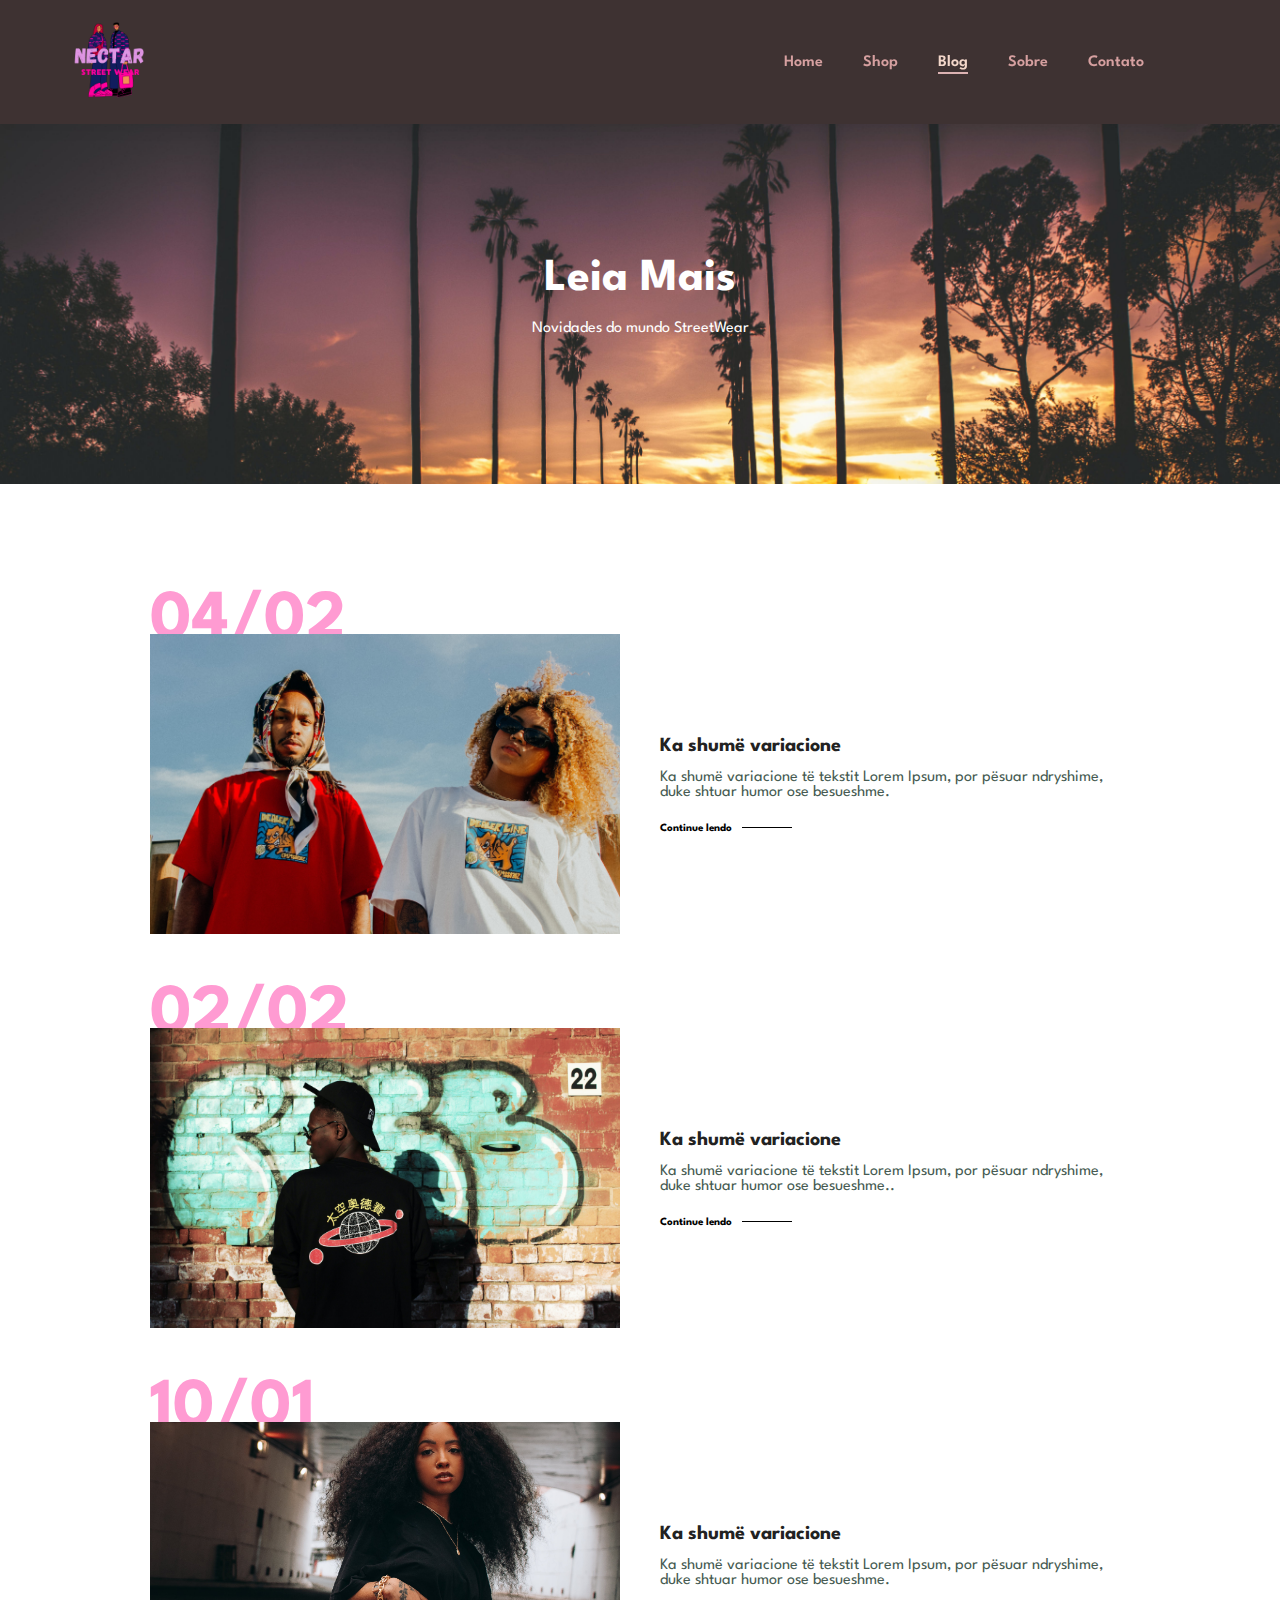
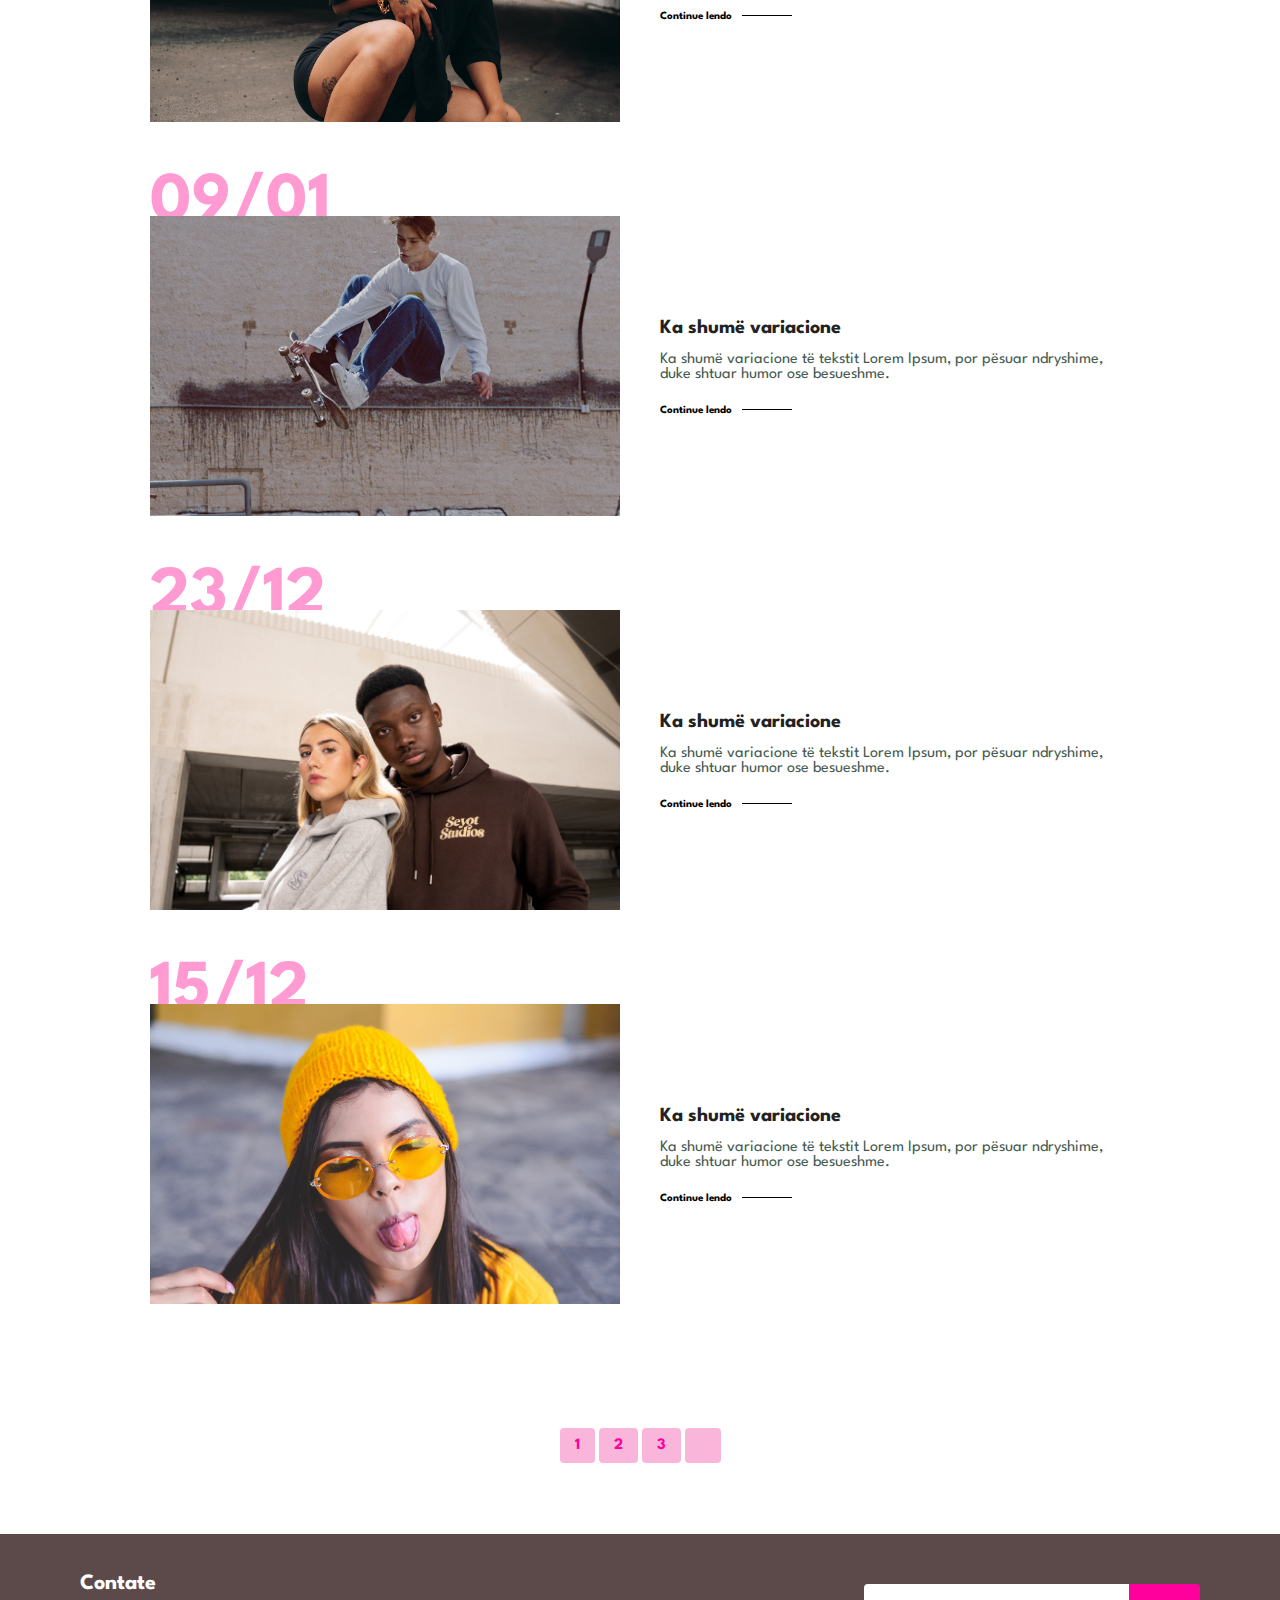
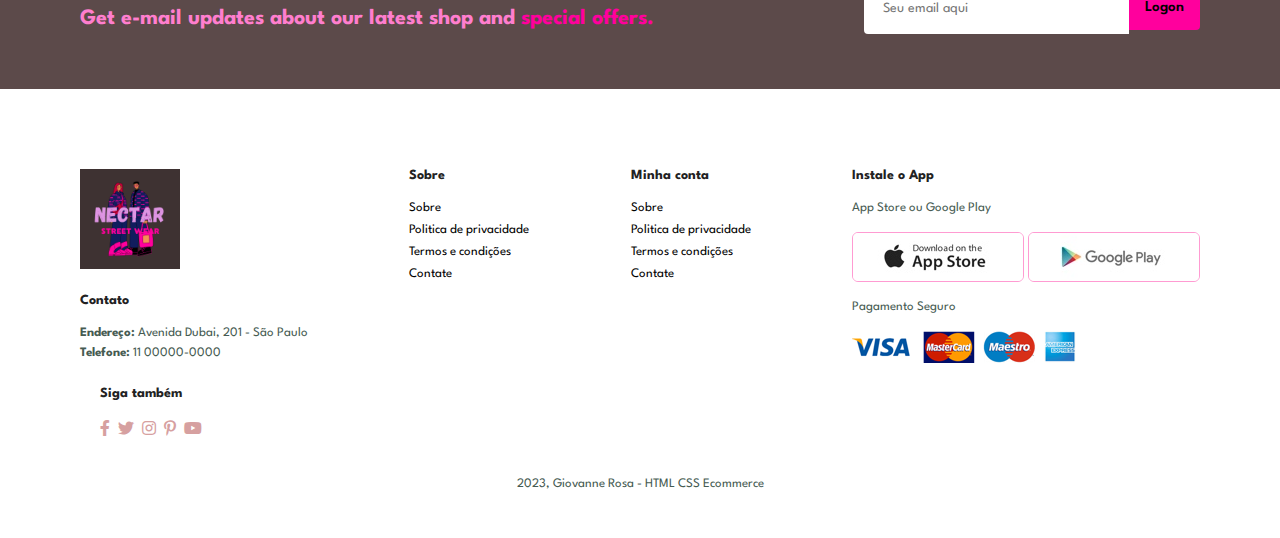
<file: Nectar-Ecommerce/blog.html>
<!DOCTYPE html>
<html lang="pt-BR">
    <head>
        <meta charset="UTF-8" />
        <meta name="viewport" content="width=device-width, initial-scale=1.0" />
        <link rel="stylesheet" href="https://pro.fontawesome.com/releases/v5.10.0/css/all.css" />
        <link rel="stylesheet" href="style.css" />
        <title>Nectar Street</title>
        <link rel="icon" type="image/x-icon" href="images/logo.png">
    </head>
    <body>
        <section id="header">
            <a href="index.html"><img src="images/logo.png" class="logo" alt="" /></a>

            <div>
                <ul id="navbar">
                    <li><a href="index.html">Home</a></li>
                    <li><a href="shop.html">Shop</a></li>
                    <li><a class="active" href="blog.html">Blog</a></li>
                    <li><a href="sobre.html">Sobre</a></li>
                    <li><a href="contato.html">Contato</a></li>
                    <li id="lg-bag">
                        <a href="cart.html"><i class="far fa-shopping-bag"></i></a>
                    </li>
                    <a href="#" id="close"><i class="far fa-times"></i></a>
                </ul>
            </div>

            <div id="mobile">
                <a href="cart.html"><i class="far fa-shopping-bag"></i></a>
                <i id="bar" class="fas fa-outdent"></i>
            </div>
        </section>

        <section id="page-header" class="blog-header">
            <h2>Leia Mais</h2>

            <p>Novidades do mundo StreetWear</p>
        </section>

        <section id="blog">
            <div class="blog-box">
                <div class="blog-img">
                    <img src="images/Blog/blog-4.jpg" alt="" />
                </div>
                <div class="blog-details">
                    <h4>Ka shumë variacione</h4>
                    <p>Ka shumë variacione të tekstit Lorem Ipsum, por pësuar ndryshime, duke shtuar humor ose besueshme.</p>
                    <a href="#">Continue lendo</a>
                </div>
                <h1>04/02</h1>
            </div>
            <div class="blog-box">
                <div class="blog-img">
                    <img src="images/Blog/blog.jpg" alt="" />
                </div>
                <div class="blog-details">
                    <h4>Ka shumë variacione</h4>
                    <p>Ka shumë variacione të tekstit Lorem Ipsum, por pësuar ndryshime, duke shtuar humor ose besueshme..</p>
                    <a href="#">Continue lendo</a>
                </div>
                <h1>02/02</h1>
            </div>
            <div class="blog-box">
                <div class="blog-img">
                    <img src="images/Blog/blog-2.jpg" alt="" />
                </div>
                <div class="blog-details">
                    <h4>Ka shumë variacione</h4>
                    <p>Ka shumë variacione të tekstit Lorem Ipsum, por pësuar ndryshime, duke shtuar humor ose besueshme.</p>
                    <a href="#">Continue lendo</a>
                </div>
                <h1>10/01</h1>
            </div>
            <div class="blog-box">
                <div class="blog-img">
                    <img src="images/Blog/blog-3.jpg" alt="" />
                </div>
                <div class="blog-details">
                    <h4>Ka shumë variacione</h4>
                    <p>Ka shumë variacione të tekstit Lorem Ipsum, por pësuar ndryshime, duke shtuar humor ose besueshme.</p>
                    <a href="#">Continue lendo</a>
                </div>
                <h1>09/01</h1>
            </div>
            <div class="blog-box">
                <div class="blog-img">
                    <img src="images/Blog/blog-5.jpg" alt="" />
                </div>
                <div class="blog-details">
                    <h4>Ka shumë variacione</h4>
                    <p>Ka shumë variacione të tekstit Lorem Ipsum, por pësuar ndryshime, duke shtuar humor ose besueshme.</p>
                    <a href="#">Continue lendo</a>
                </div>
                <h1>23/12</h1>
            </div>
            <div class="blog-box">
                <div class="blog-img">
                    <img src="images/Blog/blog-1.jpg" alt="" />
                </div>
                <div class="blog-details">
                    <h4>Ka shumë variacione</h4>
                    <p>Ka shumë variacione të tekstit Lorem Ipsum, por pësuar ndryshime, duke shtuar humor ose besueshme.</p>
                    <a href="#">Continue lendo</a>
                </div>
                <h1>15/12</h1>
            </div>
        </section>

        <section id="pagination" class="section-p1">
            <a href="#">1</a>
            <a href="#">2</a>
            <a href="#">3</a>
            <a href="#"><i class="fal fa-long-arrow-alt-right"></i></a>
        </section>

        <section id="news" class="section-p1 section-m1">
            <div class="news-text">
                <h4>Contate</h4>
                <p>Get e-mail updates about our latest shop and <span>special offers.</span></p>
            </div>
            <div class="form">
                <input type="text" placeholder="Seu email aqui" />
                <button class="normal">Logon</button>
            </div>
        </section>

        <footer class="section-p1">
            <div class="col">
                <img class="logo" src="./images/logo.png" />
                <h4>Contato</h4>
                <p><strong>Endereço: </strong>Avenida Dubai, 201 - São Paulo</p>
                <p><strong>Telefone: </strong>11 00000-0000</p>
                <div class="follow">
                    <h4>Siga também</h4>
                    <div class="icon">
                        <i class="fab fa-facebook-f"></i>
                        <i class="fab fa-twitter"></i>
                        <i class="fab fa-instagram"></i>
                        <i class="fab fa-pinterest-p"></i>
                        <i class="fab fa-youtube"></i>
                    </div>
                </div>
            </div>
            <div class="col">
                <h4>Sobre</h4>
                <a href="#">Sobre</a>
                <a href="#">Politica de privacidade</a>
                <a href="#">Termos e condições</a>
                <a href="#">Contate</a>
            </div>

            <div class="col">
                <h4>Minha conta</h4>
                <a href="#">Sobre</a>
                <a href="#">Politica de privacidade</a>
                <a href="#">Termos e condições</a>
                <a href="#">Contate</a>
            </div>

            <div class="col install">
                <h4>Instale o App</h4>
                <p>App Store ou Google Play</p>
                <div class="row">
                    <img src="./images/Pagamento/app.jpg" />
                    <img src="./images/Pagamento/play.jpg" />
                </div>
                <p>Pagamento Seguro</p>
                <img src="./images/Pagamento/pay.png" />
            </div>

            <div class="copy">
                <p>2023, Giovanne Rosa - HTML CSS Ecommerce</p>
            </div>
        </footer>

        <script src="index.js"></script>
    </body>
</html>
</file>
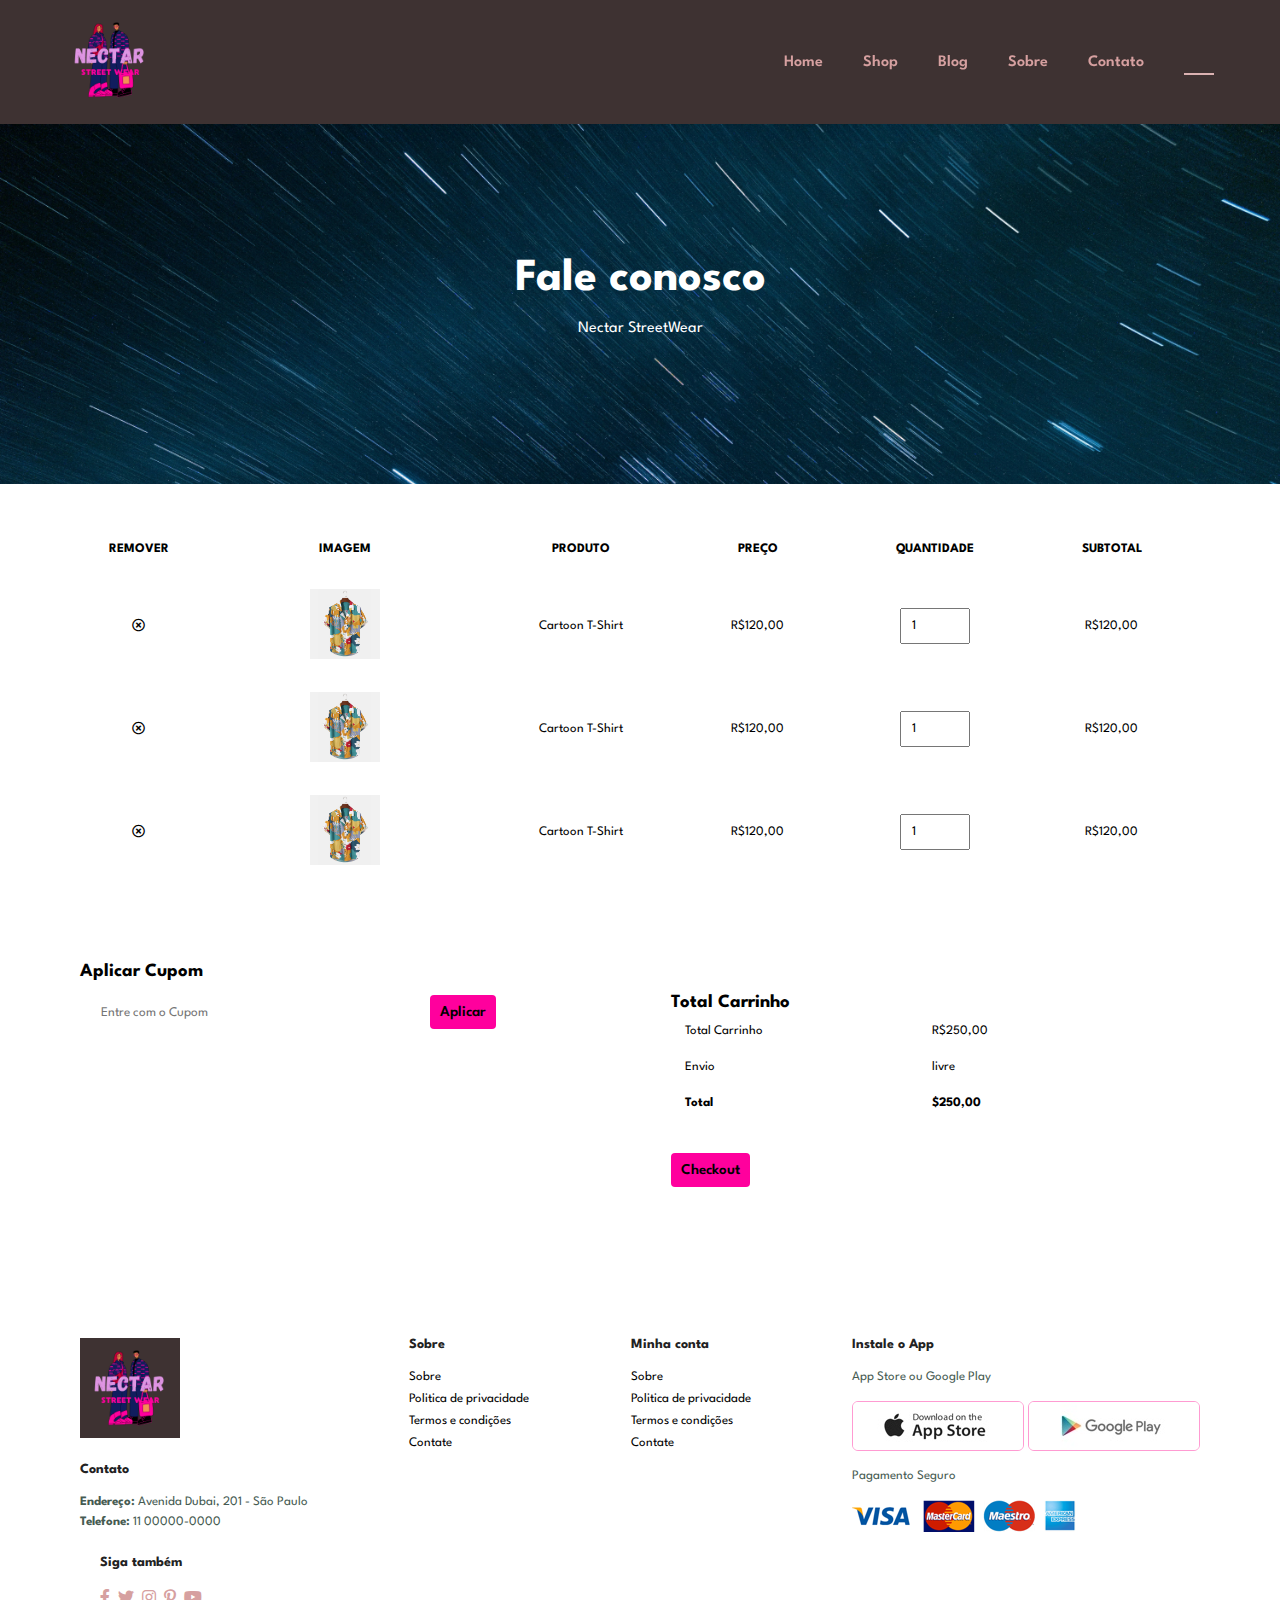
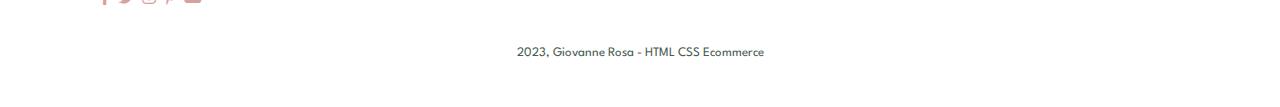
<file: Nectar-Ecommerce/cart.html>
<!DOCTYPE html>
<html lang="pt-BR">
<head>
  <meta charset="UTF-8">
  <meta name="viewport" content="width=device-width, initial-scale=1.0">
  <link rel="stylesheet" href="https://pro.fontawesome.com/releases/v5.10.0/css/all.css" />
  <link rel="stylesheet" href="style.css">
  <title>Nectar Street</title>
  <link rel="icon" type="image/x-icon" href="images/logo.png">
</head>
<body>
  
<section id="header">
  <a href="index.html"><img src="images/logo.png" class="logo" alt=""></a>

  <div>
    <ul id="navbar">
      <li><a href="index.html">Home</a></li>
      <li><a href="shop.html">Shop</a></li>
      <li><a  href="blog.html">Blog</a></li>
      <li><a href="sobre.html">Sobre</a></li>
      <li><a " href="contato.html">Contato</a></li>
      <li id="lg-bag"><a class="active" href="cart.html"><i class="far fa-shopping-bag"></i></a></li>
      <a href="#" id="close"><i class="far fa-times"></i></a>
    </ul>
  </div>

  <div id="mobile">
    <a href="cart.html"><i class="far fa-shopping-bag"></i></a>
    <i id="bar" class="fas fa-outdent"></i>
  </div>
</section>

<section id="page-header" class="sobre-header">

  <h2>Fale conosco</h2>

  <p>Nectar StreetWear</p>

</section>

<section id="cart" class="section-p1">
  <table width="100%">
    <thead>
      <td>Remover</td>
      <td>Imagem</td>
      <td>Produto</td>
      <td>Preço</td>
      <td>Quantidade</td>
      <td>SubTotal</td>
    </thead>

    <tbody>
      <tr>
        <td><i class="far fa-times-circle"></i></td>
        <td><img src="images/Products/f1.jpg"></td>
        <td>Cartoon T-Shirt</td>
        <td>R$120,00</td>
        <td><input type="number" value="1"></td>
        <td>R$120,00</td>
      </tr>
      <tr>
        <td><i class="far fa-times-circle"></i></td>
        <td><img src="images/Products/f1.jpg"></td>
        <td>Cartoon T-Shirt</td>
        <td>R$120,00</td>
        <td><input type="number" value="1"></td>
        <td>R$120,00</td>
      </tr>
      <tr>
        <td><i class="far fa-times-circle"></i></td>
        <td><img src="images/Products/f1.jpg"></td>
        <td>Cartoon T-Shirt</td>
        <td>R$120,00</td>
        <td><input type="number" value="1"></td>
        <td>R$120,00</td>
      </tr>
    </tbody>
  </table>
</section>


<section id="cart-add" class="section-p1">
  <div id="cupom">
    <h3>Aplicar Cupom</h3>
    <div>
      <input type="text" placeholder="Entre com o Cupom"> 
      <button class="normal">Aplicar</button>
    </div>
  </div>

  <div id="subtotal">
    <h3>Total Carrinho</h3>
    <table>
      <tr>
        <td>Total Carrinho</td>
        <td>R$250,00</td>
      </tr>
      <tr>
        <td>Envio</td>
        <td>livre</td>
      </tr>
      <tr>
        <td><strong>Total</strong></td>
        <td><strong>$250,00</strong></td>
      </tr>
    </table>
    <button class="normal">Checkout</button>
  </div>
</section>


  <footer class="section-p1">
    <div class="col">
     <img class="logo" src="./images/logo.png">
      <h4>Contato</h4>
      <p><strong>Endereço: </strong>Avenida Dubai, 201 - São Paulo</p>
      <p><strong>Telefone: </strong>11 00000-0000</p>
      <div class="follow">
        <h4>Siga também</h4>
        <div class="icon">
          <i class="fab fa-facebook-f"></i>
          <i class="fab fa-twitter"></i>
          <i class="fab fa-instagram"></i>
          <i class="fab fa-pinterest-p"></i>
          <i class="fab fa-youtube"></i>
        </div>
      </div>
    </div>
    <div class="col">
      <h4>Sobre</h4>
        <a href="#">Sobre</a>
        <a href="#">Politica de privacidade</a>
        <a href="#">Termos e condições</a>
        <a href="#">Contate</a>
    </div>

    <div class="col">
      <h4>Minha conta</h4>
        <a href="#">Sobre</a>
        <a href="#">Politica de privacidade</a>
        <a href="#">Termos e condições</a>
        <a href="#">Contate</a>
    </div>

    <div class="col install">
      <h4>Instale o App</h4>
      <p>App Store ou Google Play</p> 
      <div class="row">
        <img src="./images/Pagamento/app.jpg">
        <img src="./images/Pagamento/play.jpg">
      </div>
      <p>Pagamento Seguro</p>
      <img src="./images/Pagamento/pay.png">
    </div>

    <div class="copy">
      <p>2023, Giovanne Rosa - HTML CSS Ecommerce</p>
    </div>
    </footer>

  <script src="index.js"></script>
</body>
</html>
</file>
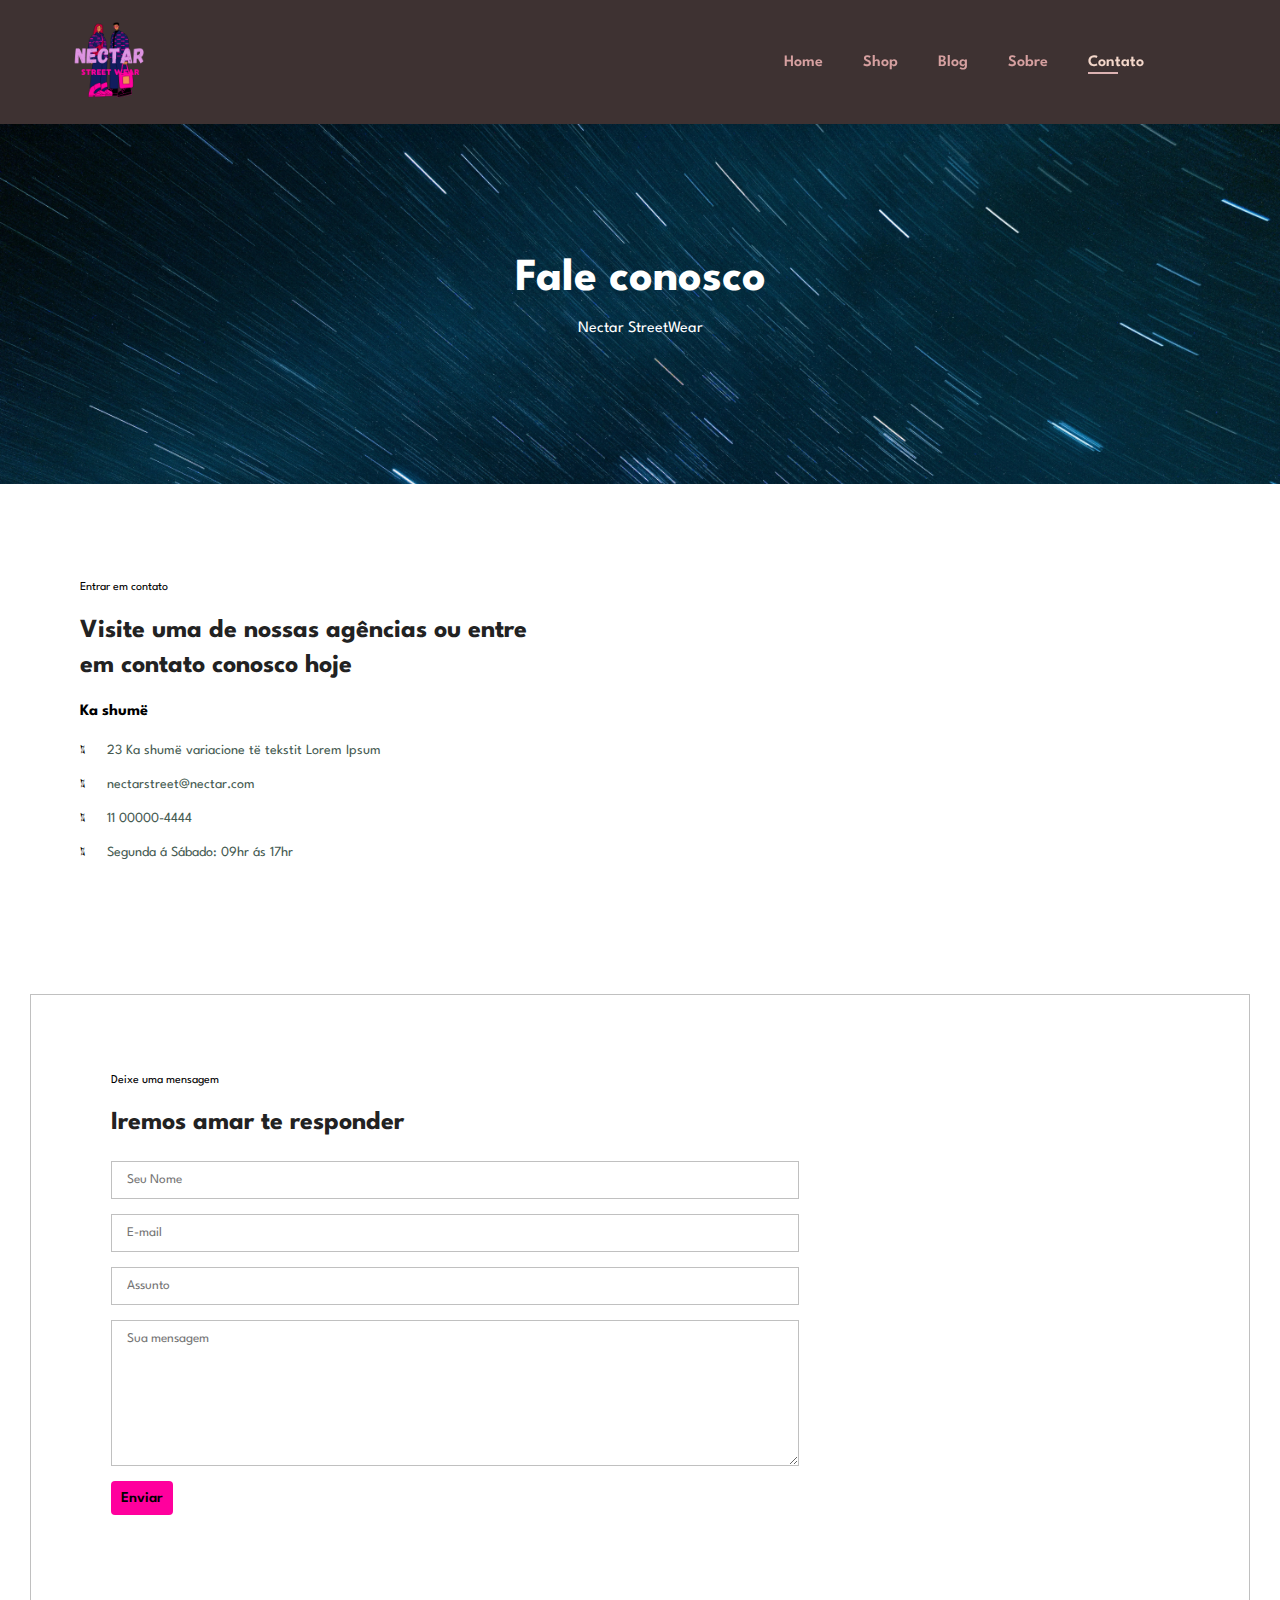
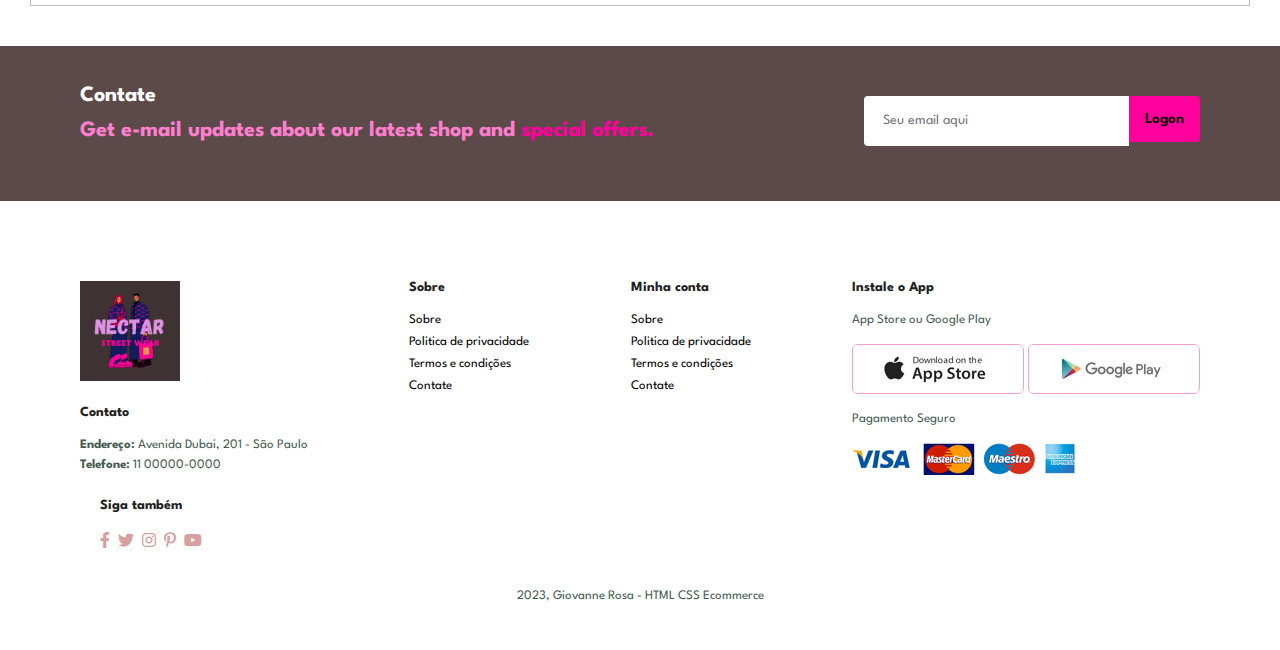
<file: Nectar-Ecommerce/contato.html>
<!DOCTYPE html>
<html lang="pt-BR">
    <head>
        <meta charset="UTF-8" />
        <meta name="viewport" content="width=device-width, initial-scale=1.0" />
        <link rel="stylesheet" href="https://pro.fontawesome.com/releases/v5.10.0/css/all.css" />
        <link rel="stylesheet" href="style.css" />
        <title>Nectar Street</title>
        <link rel="icon" type="image/x-icon" href="images/logo.png">
    </head>
    <body>
        <section id="header">
            <a href="index.html"><img src="images/logo.png" class="logo" alt="" /></a>

            <div>
                <ul id="navbar">
                    <li><a href="index.html">Home</a></li>
                    <li><a href="shop.html">Shop</a></li>
                    <li><a href="blog.html">Blog</a></li>
                    <li><a href="sobre.html">Sobre</a></li>
                    <li><a class="active" href="contato.html">Contato</a></li>
                    <li id="lg-bag">
                        <a href="cart.html"><i class="far fa-shopping-bag"></i></a>
                    </li>
                    <a href="#" id="close"><i class="far fa-times"></i></a>
                </ul>
            </div>

            <div id="mobile">
                <a href="cart.html"><i class="far fa-shopping-bag"></i></a>
                <i id="bar" class="fas fa-outdent"></i>
            </div>
        </section>

        <section id="page-header" class="sobre-header">
            <h2>Fale conosco</h2>

            <p>Nectar StreetWear</p>
        </section>

        <section id="contato-details" class="section-p1">
            <div class="details">
                <span>Entrar em contato</span>
                <h2>Visite uma de nossas agências ou entre em contato conosco hoje</h2>
                <h3>Ka shumë</h3>
                <div>
                    <li>
                        <i class="fal fa-map"></i>
                        <p>23 Ka shumë variacione të tekstit Lorem Ipsum</p>
                    </li>
                    <li>
                        <i class="fal fa-envelope"></i>
                        <p>nectarstreet@nectar.com</p>
                    </li>
                    <li>
                        <i class="fal fa-phone-alt"></i>
                        <p>11 00000-4444</p>
                    </li>
                    <li>
                        <i class="fal fa-clock"></i>
                        <p>Segunda á Sábado: 09hr ás 17hr</p>
                    </li>
                </div>
            </div>

            <div class="mapa">
                <iframe
                    src="https://www.google.com/maps/embed?pb=!1m18!1m12!1m3!1d462560.6828262691!2d54.897818105933624!3d25.0762804467464!2m3!1f0!2f0!3f0!3m2!1i1024!2i768!4f13.1!3m3!1m2!1s0x3e5f43496ad9c645%3A0xbde66e5084295162!2sDubai%20-%20Emirados%20%C3%81rabes%20Unidos!5e0!3m2!1spt-BR!2sbr!4v1707089037330!5m2!1spt-BR!2sbr"
                    width="600"
                    height="450"
                    style="border: 0;"
                    allowfullscreen=""
                    loading="lazy"
                    referrerpolicy="no-referrer-when-downgrade"
                ></iframe>
            </div>
        </section>

        <section id="form-details">
            <form action="">
                <span>Deixe uma mensagem</span>
                <h2>Iremos amar te responder</h2>
                <input type="text" placeholder="Seu Nome" />
                <input type="text" placeholder="E-mail" />
                <input type="text" placeholder="Assunto" />
                <textarea name="" id="" cols="20" rows="10" placeholder="Sua mensagem"></textarea>
                <button class="normal">Enviar</button>
            </form>

            <!--<div class="people">
    <div>
      <img src="images/Pessoas/andrea.jpg" alt="">
      <p><span>GHJT ghyt</span> Senior <br> hfffdfd <br> nectar@nectar.com</p>
    </div>
    <div>
      <img src="images/Pessoas/andrea.jpg" alt="">
      <p><span>GHJT ghyt</span> Senior <br> hfffdfd <br> nectar@nectar.com</p>
    </div>
    <div>
      <img src="images/Pessoas/andrea.jpg" alt="">
      <p><span>GHJT ghyt</span> Senior <br> hfffdfd <br> nectar@nectar.com</p>
    </div>
  </div>-->
        </section>

        <section id="news" class="section-p1 section-m1">
            <div class="news-text">
                <h4>Contate</h4>
                <p>Get e-mail updates about our latest shop and <span>special offers.</span></p>
            </div>
            <div class="form">
                <input type="text" placeholder="Seu email aqui" />
                <button class="normal">Logon</button>
            </div>
        </section>

        <footer class="section-p1">
            <div class="col">
                <img class="logo" src="./images/logo.png" />
                <h4>Contato</h4>
                <p><strong>Endereço: </strong>Avenida Dubai, 201 - São Paulo</p>
                <p><strong>Telefone: </strong>11 00000-0000</p>
                <div class="follow">
                    <h4>Siga também</h4>
                    <div class="icon">
                        <i class="fab fa-facebook-f"></i>
                        <i class="fab fa-twitter"></i>
                        <i class="fab fa-instagram"></i>
                        <i class="fab fa-pinterest-p"></i>
                        <i class="fab fa-youtube"></i>
                    </div>
                </div>
            </div>
            <div class="col">
                <h4>Sobre</h4>
                <a href="#">Sobre</a>
                <a href="#">Politica de privacidade</a>
                <a href="#">Termos e condições</a>
                <a href="#">Contate</a>
            </div>

            <div class="col">
                <h4>Minha conta</h4>
                <a href="#">Sobre</a>
                <a href="#">Politica de privacidade</a>
                <a href="#">Termos e condições</a>
                <a href="#">Contate</a>
            </div>

            <div class="col install">
                <h4>Instale o App</h4>
                <p>App Store ou Google Play</p>
                <div class="row">
                    <img src="./images/Pagamento/app.jpg" />
                    <img src="./images/Pagamento/play.jpg" />
                </div>
                <p>Pagamento Seguro</p>
                <img src="./images/Pagamento/pay.png" />
            </div>

            <div class="copy">
                <p>2023, Giovanne Rosa - HTML CSS Ecommerce</p>
            </div>
        </footer>

        <script src="index.js"></script>
    </body>
</html>
</file>
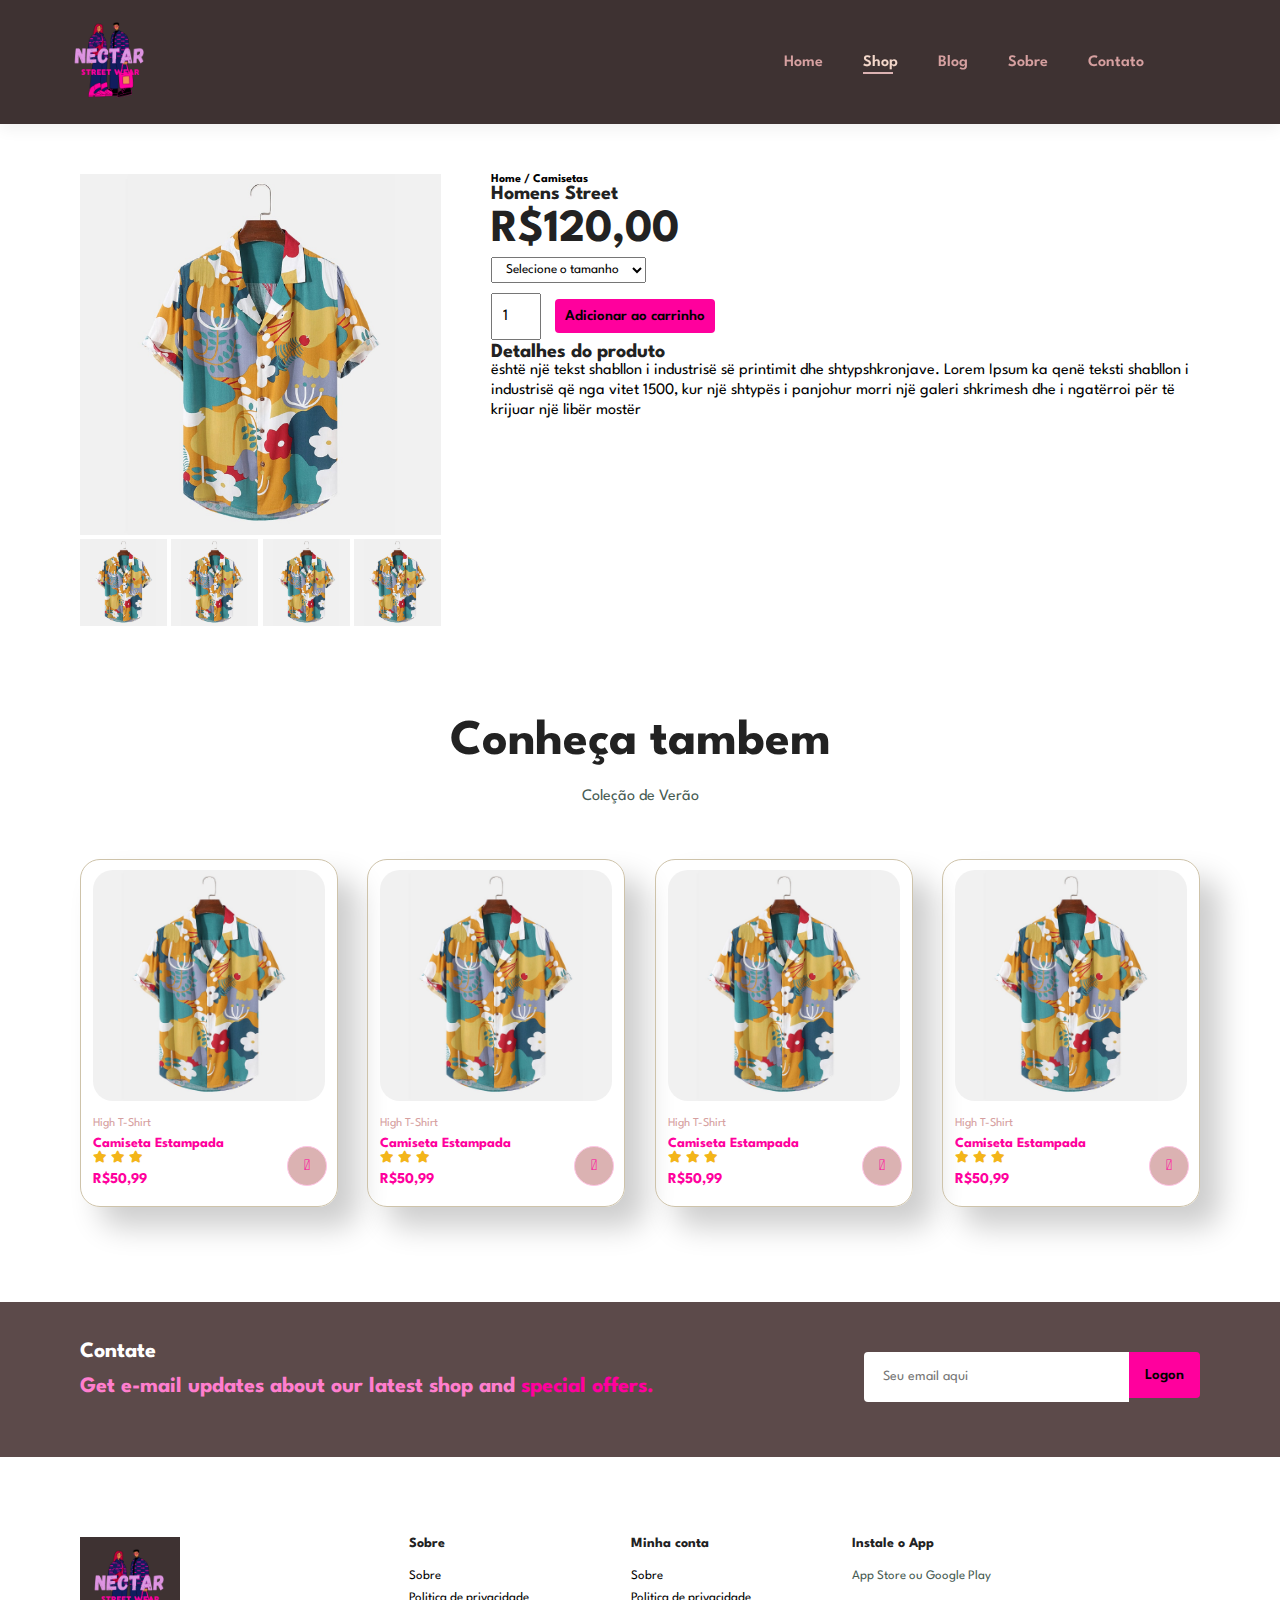
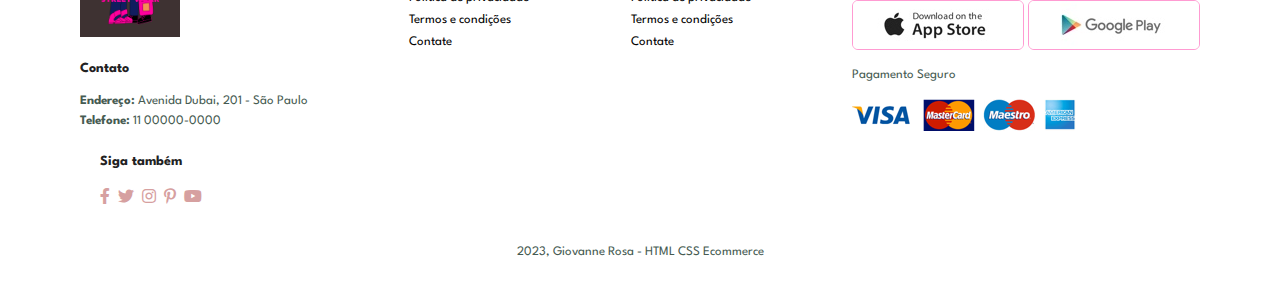
<file: Nectar-Ecommerce/product.html>
<!DOCTYPE html>
<html lang="en">
<head>
  <meta charset="UTF-8">
  <meta name="viewport" content="width=device-width, initial-scale=1.0">
  <link rel="stylesheet" href="https://pro.fontawesome.com/releases/v5.10.0/css/all.css" />
  <link rel="stylesheet" href="style.css">
  <title>Nectar Street</title>
  <link rel="icon" type="image/x-icon" href="images/logo.png">
</head>
<body>
  
<section id="header">
  <a href="#"><img src="images/logo.png" class="logo" alt=""></a>

  <div>
    <ul id="navbar">
      <li><a href="index.html">Home</a></li>
      <li><a class="active" href="shop.html">Shop</a></li>
      <li><a href="blog.html">Blog</a></li>
      <li><a href="about.html">Sobre</a></li>
      <li><a href="contato.html">Contato</a></li>
      <li id="lg-bag"><a href="cart.html"><i class="far fa-shopping-bag"></i></a></li>
      <a href="#" id="close"><i class="far fa-times"></i></a>
    </ul>
  </div>

  <div id="mobile">
    <a href="cart.html"><i class="far fa-shopping-bag"></i></a>
    <i id="bar" class="fas fa-outdent"></i>
  </div>
</section>

<section id="prodetails" class="section-p1">
  <div class="pro-img">
    <img src="images/Products/f1.jpg" width="100%" id="MainImg" alt="">

    <div class="small-img-group">
      <div class="small-img-col">
        <img src="images/Products/f1.jpg" width="100%" class="small-img" alt="">
      </div>
      <div class="small-img-col">
        <img src="images/Products/f1.jpg" width="100%" class="small-img" alt="">
      </div>
      <div class="small-img-col">
        <img src="images/Products/f1.jpg" width="100%" class="small-img" alt="">
      </div>
      <div class="small-img-col">
        <img src="images/Products/f1.jpg" width="100%" class="small-img" alt="">
      </div>
    </div>
  </div>

  <div class="pro-details">
    <h6>Home / Camisetas</h6>
    <h4>Homens Street</h4>
    <h2>R$120,00</h2>
    <select>
      <option>Selecione o tamanho</option>
      <option>P</option>
      <option>M</option>
      <option>G</option>
      <option>GG</option>
    </select>
    <input type="number" value="1">
    <button class="normal">Adicionar ao carrinho</button>
    <h4>Detalhes do produto</h4>
    <span>është një tekst shabllon i industrisë së printimit dhe shtypshkronjave. Lorem Ipsum ka qenë teksti shabllon i industrisë që nga vitet 1500, kur një shtypës i panjohur morri një 
      galeri shkrimesh dhe i ngatërroi për të krijuar një libër mostër</span>
  </div>
</section>

<section id="product1" class="section-p1">
  <h1>Conheça tambem</h1>
  <p>Coleção de Verão</p>
  <div class="pro-container">
      <div class="pro">
        <img src="images/Products/f1.jpg" alt="">
        <div class="des">
          <span>High T-Shirt</span>
          <h5>Camiseta Estampada</h5>
          <div class="star">
            <i class="fas fa-star"></i>
            <i class="fas fa-star"></i>
            <i class="fas fa-star"></i>
          </div>
          <h4>R$50,99</h4>
          </div>
          <a href="#"><i class="fal fa-shopping-cart cart"></i></a>
      </div>
      <div class="pro">
        <img src="images/Products/f1.jpg" alt="">
        <div class="des">
          <span>High T-Shirt</span>
          <h5>Camiseta Estampada</h5>
          <div class="star">
            <i class="fas fa-star"></i>
            <i class="fas fa-star"></i>
            <i class="fas fa-star"></i>
          </div>
          <h4>R$50,99</h4>
          </div>
          <a href="#"><i class="fal fa-shopping-cart cart"></i></a>
      </div>
      <div class="pro">
        <img src="images/Products/f1.jpg" alt="">
        <div class="des">
          <span>High T-Shirt</span>
          <h5>Camiseta Estampada</h5>
          <div class="star">
            <i class="fas fa-star"></i>
            <i class="fas fa-star"></i>
            <i class="fas fa-star"></i>
          </div>
          <h4>R$50,99</h4>
          </div>
          <a href="#"><i class="fal fa-shopping-cart cart"></i></a>
      </div>
      <div class="pro">
        <img src="images/Products/f1.jpg" alt="">
        <div class="des">
          <span>High T-Shirt</span>
          <h5>Camiseta Estampada</h5>
          <div class="star">
            <i class="fas fa-star"></i>
            <i class="fas fa-star"></i>
            <i class="fas fa-star"></i>
          </div>
          <h4>R$50,99</h4>
          </div>
          <a href="#"><i class="fal fa-shopping-cart cart"></i></a>
      </div>
      </div>
  </div>
</section>

<section id="news" class="section-p1 section-m1">
  <div class="news-text">
    <h4>Contate</h4>
    <p>Get e-mail updates about our latest shop and <span>special offers.</span></p>
  </div>
  <div class="form">
    <input type="text" placeholder="Seu email aqui">
    <button class="normal">Logon</button>
  </div>
</section>

  <footer class="section-p1">
    <div class="col">
     <img class="logo" src="./images/logo.png">
      <h4>Contato</h4>
      <p><strong>Endereço: </strong>Avenida Dubai, 201 - São Paulo</p>
      <p><strong>Telefone: </strong>11 00000-0000</p>
      <div class="follow">
        <h4>Siga também</h4>
        <div class="icon">
          <i class="fab fa-facebook-f"></i>
          <i class="fab fa-twitter"></i>
          <i class="fab fa-instagram"></i>
          <i class="fab fa-pinterest-p"></i>
          <i class="fab fa-youtube"></i>
        </div>
      </div>
    </div>
    <div class="col">
      <h4>Sobre</h4>
        <a href="#">Sobre</a>
        <a href="#">Politica de privacidade</a>
        <a href="#">Termos e condições</a>
        <a href="#">Contate</a>
    </div>

    <div class="col">
      <h4>Minha conta</h4>
        <a href="#">Sobre</a>
        <a href="#">Politica de privacidade</a>
        <a href="#">Termos e condições</a>
        <a href="#">Contate</a>
    </div>

    <div class="col install">
      <h4>Instale o App</h4>
      <p>App Store ou Google Play</p> 
      <div class="row">
        <img src="./images/Pagamento/app.jpg">
        <img src="./images/Pagamento/play.jpg">
      </div>
      <p>Pagamento Seguro</p>
      <img src="./images/Pagamento/pay.png">
    </div>

    <div class="copy">
      <p>2023, Giovanne Rosa - HTML CSS Ecommerce</p>
    </div>
    </footer>

    <script>
      var MainImg = document.getElementById("MainImg");
      var smallimg = document.getElementsByClassName("small-img");

      smallimg[0].onclick = function () {
        MainImg.src = smallimg[0].src;
      }
      smallimg[1].onclick = function () {
        MainImg.src = smallimg[1].src;
      }
      smallimg[2].onclick = function () {
        MainImg.src = smallimg[2].src;
      }
      smallimg[3].onclick = function () {
        MainImg.src = smallimg[3].src;
      }
    </script>
      
  <script src="index.js"></script>
</body>
</html>
</file>
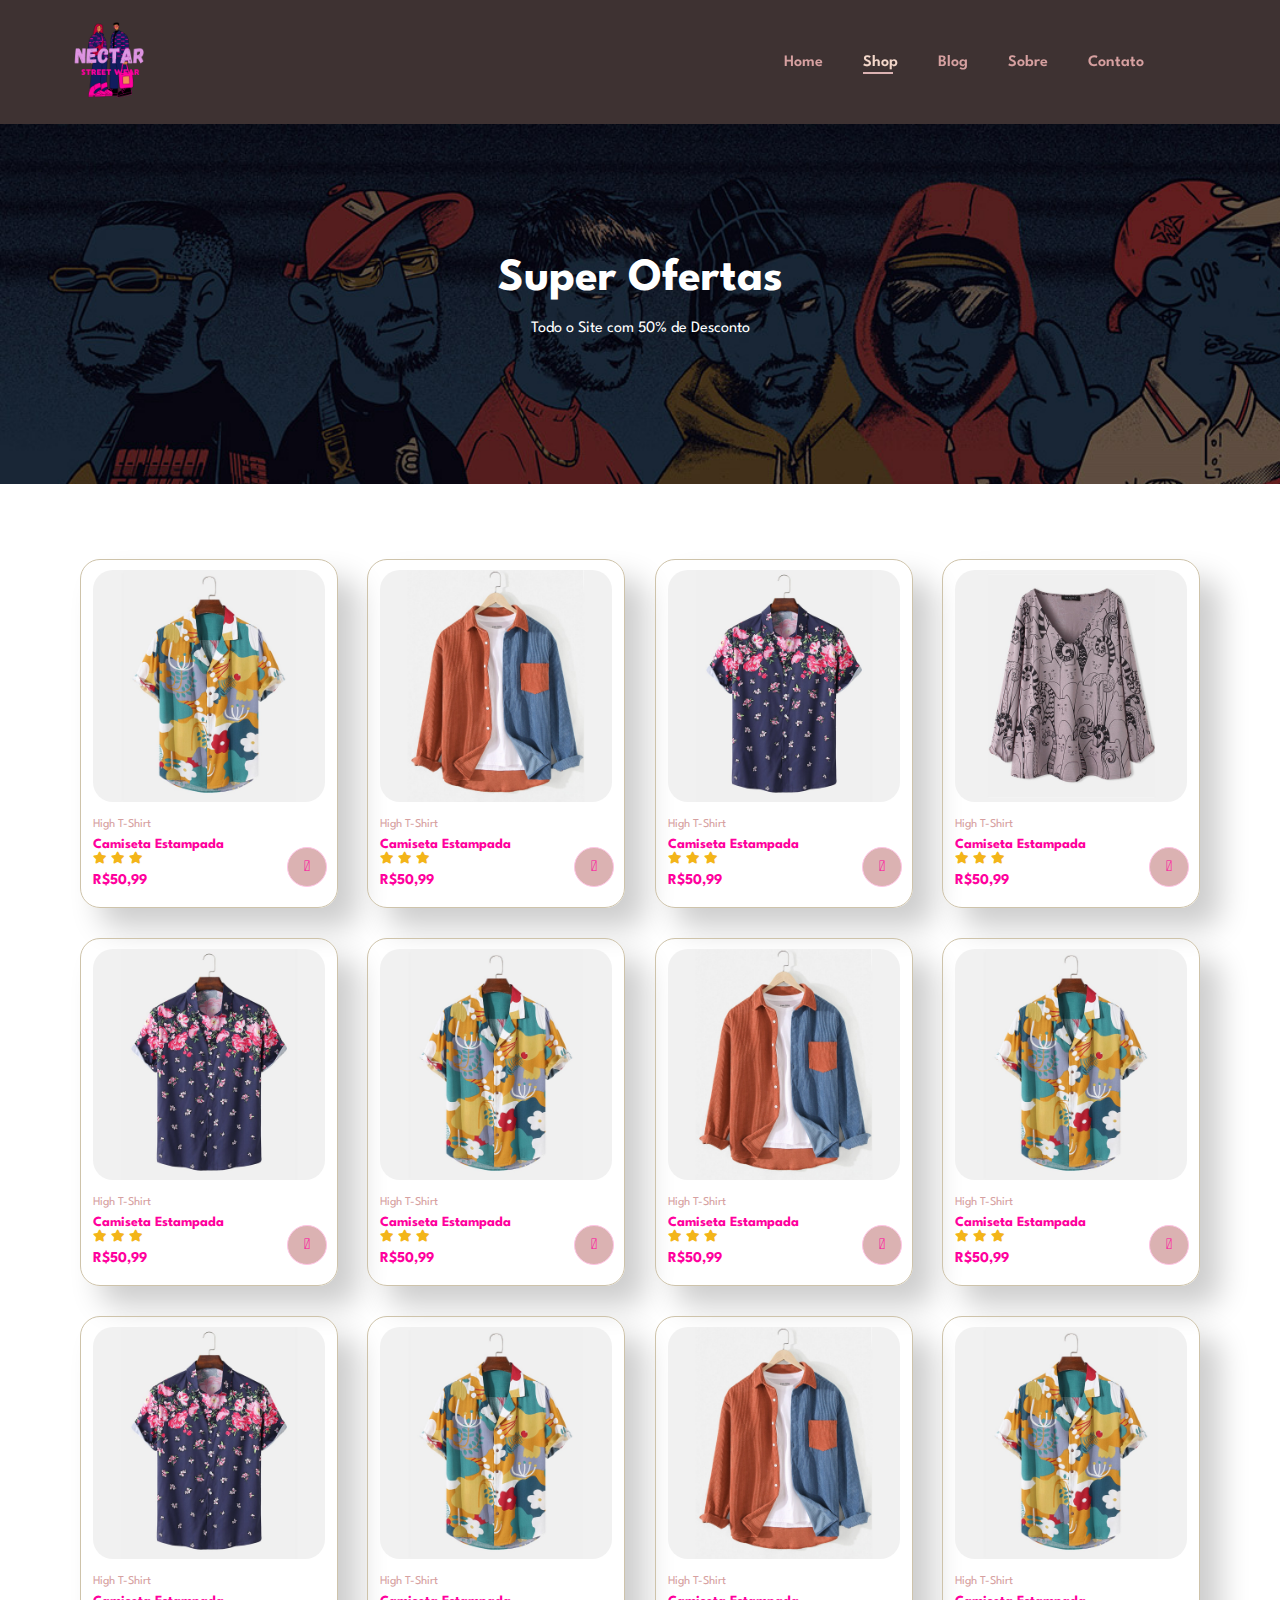
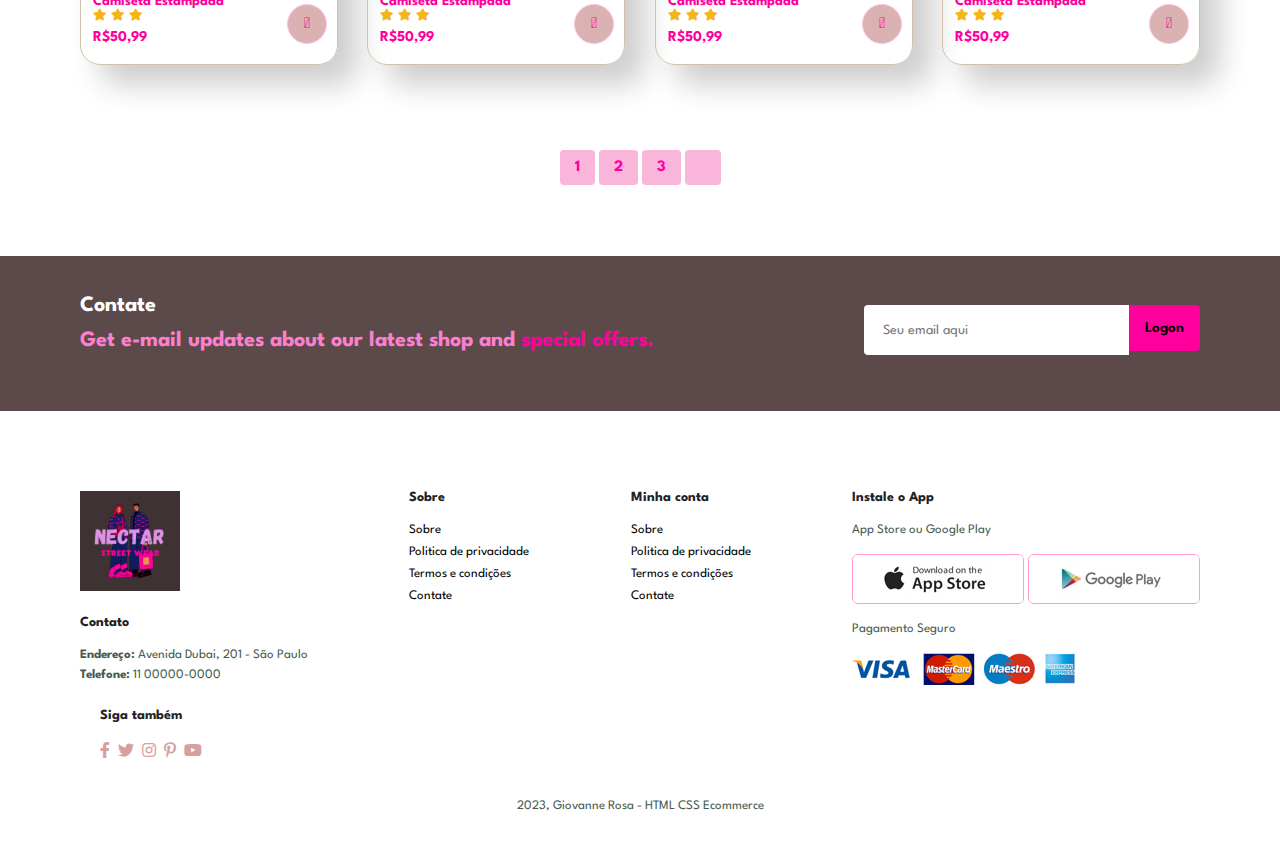
<file: Nectar-Ecommerce/shop.html>
<!DOCTYPE html>
<html lang="pt-br">
<head>
  <meta charset="UTF-8">
  <meta name="viewport" content="width=device-width, initial-scale=1.0">
  <link rel="stylesheet" href="https://pro.fontawesome.com/releases/v5.10.0/css/all.css" />
  <link rel="stylesheet" href="style.css">
  <title>Nectar Street</title>
  <link rel="icon" type="image/x-icon" href="images/logo.png">
</head>
<body>
  
<section id="header">
  <a href="index.html"><img src="images/logo.png" class="logo" alt=""></a>

  <div>
    <ul id="navbar">
      <li><a href="index.html">Home</a></li>
      <li><a class="active" href="shop.html">Shop</a></li>
      <li><a href="blog.html">Blog</a></li>
      <li><a href="sobre.html">Sobre</a></li>
      <li><a href="contato.html">Contato</a></li>
      <li id="lg-bag"><a href="cart.html"><i class="far fa-shopping-bag"></i></a></li>
      <a href="#" id="close"><i class="far fa-times"></i></a>
    </ul>
  </div>

  <div id="mobile">
    <a href="cart.html"><i class="far fa-shopping-bag"></i></a>
    <i id="bar" class="fas fa-outdent"></i>
  </div>
</section>

<section id="page-header">

  <h2>Super Ofertas</h2>

  <p>Todo o Site com 50% de Desconto</p>

</section>


<section id="product1" class="section-p1">
  <div class="pro-container">
      <div class="pro" onclick="window.location.href='product.html';">
        <img src="images/Products/f1.jpg" alt="">
        <div class="des">
          <span>High T-Shirt</span>
          <h5>Camiseta Estampada</h5>
          <div class="star">
            <i class="fas fa-star"></i>
            <i class="fas fa-star"></i>
            <i class="fas fa-star"></i>
          </div>
          <h4>R$50,99</h4>
          </div>
          <a href="#"><i class="fal fa-shopping-cart cart"></i></a>
      </div>
      <div class="pro">
        <img src="images/Products/f6.jpg" alt="">
        <div class="des">
          <span>High T-Shirt</span>
          <h5>Camiseta Estampada</h5>
          <div class="star">
            <i class="fas fa-star"></i>
            <i class="fas fa-star"></i>
            <i class="fas fa-star"></i>
          </div>
          <h4>R$50,99</h4>
          </div>
          <a href="#"><i class="fal fa-shopping-cart cart"></i></a>
      </div>
      <div class="pro">
        <img src="images/Products/f5.jpg" alt="">
        <div class="des">
          <span>High T-Shirt</span>
          <h5>Camiseta Estampada</h5>
          <div class="star">
            <i class="fas fa-star"></i>
            <i class="fas fa-star"></i>
            <i class="fas fa-star"></i>
          </div>
          <h4>R$50,99</h4>
          </div>
          <a href="#"><i class="fal fa-shopping-cart cart"></i></a>
      </div>
      <div class="pro">
        <img src="images/Products/f8.jpg" alt="">
        <div class="des">
          <span>High T-Shirt</span>
          <h5>Camiseta Estampada</h5>
          <div class="star">
            <i class="fas fa-star"></i>
            <i class="fas fa-star"></i>
            <i class="fas fa-star"></i>
          </div>
          <h4>R$50,99</h4>
          </div>
          <a href="#"><i class="fal fa-shopping-cart cart"></i></a>
      </div>
      <div class="pro">
        <img src="images/Products/f5.jpg" alt="">
        <div class="des">
          <span>High T-Shirt</span>
          <h5>Camiseta Estampada</h5>
          <div class="star">
            <i class="fas fa-star"></i>
            <i class="fas fa-star"></i>
            <i class="fas fa-star"></i>
          </div>
          <h4>R$50,99</h4>
          </div>
          <a href="#"><i class="fal fa-shopping-cart cart"></i></a>
      </div>
      <div class="pro">
        <img src="images/Products/f1.jpg" alt="">
        <div class="des">
          <span>High T-Shirt</span>
          <h5>Camiseta Estampada</h5>
          <div class="star">
            <i class="fas fa-star"></i>
            <i class="fas fa-star"></i>
            <i class="fas fa-star"></i>
          </div>
          <h4>R$50,99</h4>
          </div>
          <a href="#"><i class="fal fa-shopping-cart cart"></i></a>
      </div>
      <div class="pro">
        <img src="images/Products/f6.jpg" alt="">
        <div class="des">
          <span>High T-Shirt</span>
          <h5>Camiseta Estampada</h5>
          <div class="star">
            <i class="fas fa-star"></i>
            <i class="fas fa-star"></i>
            <i class="fas fa-star"></i>
          </div>
          <h4>R$50,99</h4>
          </div>
          <a href="#"><i class="fal fa-shopping-cart cart"></i></a>
      </div>
      <div class="pro">
        <img src="images/Products/f1.jpg" alt="">
        <div class="des">
          <span>High T-Shirt</span>
          <h5>Camiseta Estampada</h5>
          <div class="star">
            <i class="fas fa-star"></i>
            <i class="fas fa-star"></i>
            <i class="fas fa-star"></i>
          </div>
          <h4>R$50,99</h4>
          </div>
          <a href="#"><i class="fal fa-shopping-cart cart"></i></a>
      </div>
 
      <div class="pro">
        <img src="images/Products/f5.jpg" alt="">
        <div class="des">
          <span>High T-Shirt</span>
          <h5>Camiseta Estampada</h5>
          <div class="star">
            <i class="fas fa-star"></i>
            <i class="fas fa-star"></i>
            <i class="fas fa-star"></i>
          </div>
          <h4>R$50,99</h4>
          </div>
          <a href="#"><i class="fal fa-shopping-cart cart"></i></a>
      </div>
      <div class="pro">
        <img src="images/Products/f1.jpg" alt="">
        <div class="des">
          <span>High T-Shirt</span>
          <h5>Camiseta Estampada</h5>
          <div class="star">
            <i class="fas fa-star"></i>
            <i class="fas fa-star"></i>
            <i class="fas fa-star"></i>
          </div>
          <h4>R$50,99</h4>
          </div>
          <a href="#"><i class="fal fa-shopping-cart cart"></i></a>
      </div>
      <div class="pro">
        <img src="images/Products/f6.jpg" alt="">
        <div class="des">
          <span>High T-Shirt</span>
          <h5>Camiseta Estampada</h5>
          <div class="star">
            <i class="fas fa-star"></i>
            <i class="fas fa-star"></i>
            <i class="fas fa-star"></i>
          </div>
          <h4>R$50,99</h4>
          </div>
          <a href="#"><i class="fal fa-shopping-cart cart"></i></a>
      </div>
      <div class="pro">
        <img src="images/Products/f1.jpg" alt="">
        <div class="des">
          <span>High T-Shirt</span>
          <h5>Camiseta Estampada</h5>
          <div class="star">
            <i class="fas fa-star"></i>
            <i class="fas fa-star"></i>
            <i class="fas fa-star"></i>
          </div>
          <h4>R$50,99</h4>
          </div>
          <a href="#"><i class="fal fa-shopping-cart cart"></i></a>
      </div>
      </div>
  </div>
</section>

<section id="pagination" class="section-p1">
  <a href="#">1</a>
  <a href="#">2</a>
  <a href="#">3</a>
  <a href="#"><i class="fal fa-long-arrow-alt-right"></i></a>
</section>

<section id="news" class="section-p1 section-m1">
  <div class="news-text">
    <h4>Contate</h4>
    <p>Get e-mail updates about our latest shop and <span>special offers.</span></p>
  </div>
  <div class="form">
    <input type="text" placeholder="Seu email aqui">
    <button class="normal">Logon</button>
  </div>
</section>

  <footer class="section-p1">
    <div class="col">
     <img class="logo" src="./images/logo.png">
      <h4>Contato</h4>
      <p><strong>Endereço: </strong>Avenida Dubai, 201 - São Paulo</p>
      <p><strong>Telefone: </strong>11 00000-0000</p>
      <div class="follow">
        <h4>Siga também</h4>
        <div class="icon">
          <i class="fab fa-facebook-f"></i>
          <i class="fab fa-twitter"></i>
          <i class="fab fa-instagram"></i>
          <i class="fab fa-pinterest-p"></i>
          <i class="fab fa-youtube"></i>
        </div>
      </div>
    </div>
    <div class="col">
      <h4>Sobre</h4>
        <a href="#">Sobre</a>
        <a href="#">Politica de privacidade</a>
        <a href="#">Termos e condições</a>
        <a href="#">Contate</a>
    </div>

    <div class="col">
      <h4>Minha conta</h4>
        <a href="#">Sobre</a>
        <a href="#">Politica de privacidade</a>
        <a href="#">Termos e condições</a>
        <a href="#">Contate</a>
    </div>

    <div class="col install">
      <h4>Instale o App</h4>
      <p>App Store ou Google Play</p> 
      <div class="row">
        <img src="./images/Pagamento/app.jpg">
        <img src="./images/Pagamento/play.jpg">
      </div>
      <p>Pagamento Seguro</p>
      <img src="./images/Pagamento/pay.png">
    </div>

    <div class="copy">
      <p>2023, Giovanne Rosa - HTML CSS Ecommerce</p>
    </div>
    </footer>

  <script src="index.js"></script>
</body>
</html>
</file>
<file: Nectar-Ecommerce/style.css>
@import url("https://fonts.googleapis.com/css2?family=Spartan:wght@100;200;300;400;500;600;700;800;900&display=swap");
* {
    margin: 0;
    padding: 0;
    box-sizing: border-box;
    font-family: "Spartan", sans-serif;
}

html {
    scroll-behavior: smooth;
}

/* Global Styles */

h1 {
    font-size: 50px;
    line-height: 64px;
    color: #222;
}

h2 {
    font-size: 46px;
    line-height: 54px;
    color: #222;
}

h4 {
    font-size: 20px;
    color: #222;
}

h6 {
    font-weight: 700;
    font-size: 12px;
}

p {
    font-size: 16px;
    color: #465b52;
    margin: 15px 0 20px 0;
}

.section-p1 {
    padding: 40px 80px;
}

.section-m1 {
    margin: 40px 0;
}

button.normal {
    font-size: 15px;
    font-weight: 600;
    padding: 10px 10px;
    color: #000;
    background-color: #ff009d;
    border-radius: 4px;
    cursor: pointer;
    border: none;
    outline: none;
    transition: 0.3s;
    margin-bottom: 10px;
}

button.normal-2 {
    font-size: 15px;
    font-weight: 600;
    padding: 10px 10px;
    color: #ffffff;
    background-color: transparent;
    border-radius: 4px;
    cursor: pointer;
    border: 1px solid #ff9bd2;
    outline: none;
    transition: 0.3s;
    margin-bottom: 10px;
}

body {
    width: 100%;
}

/* logo */

.logo {
    height: 100px;
    width: 100px;
}
/* head */

#header {
    display: flex;
    align-items: center;
    justify-content: space-between;
    padding: 10px 60px;
    background: #3e3232;
    box-shadow: 0 5px 15px rgba(0, 0, 0, 0.06);
    z-index: 999;
    position: sticky;
    top: 0;
    left: 0;
}

#navbar {
    display: flex;
    align-items: center;
    justify-content: center;
}

#navbar li {
    list-style: none;
    padding: 0 20px;
    position: relative;
}

#navbar li a {
    text-decoration: none;
    font-size: 16px;
    font-weight: 600;
    color: #d6a0a0;
    transition: 0.5s ease;
}

#navbar li a:hover {
    color: #f3d7ca;
}

#navbar li a:hover,
#navbar li a.active {
    color: #f3d7ca;
}

#navbar li a.active:after,
#navbar li a:hover::after {
    content: "";
    width: 30px;
    height: 2px;
    background: #dbb2b2;
    position: absolute;
    bottom: -4px;
    left: 20px;
}

#mobile {
    display: none;
    align-items: center;
}

#close {
    display: none;
}

/* home section */

#home-section {
    background-image: url(images/banner-5.jpg);
    height: 100vh;
    width: 100%;
    background-size: cover;
    background-position: top 25% right 0;
    display: flex;
    padding: 0px;
    align-items: flex-start;
    justify-content: center;
    flex-direction: column;
}

#home-section h3 {
    color: #ff009d;
    margin: 0 150px 0px;
    margin-bottom: 10px;
}

#home-section h2 {
    margin: 0 80px 10px;
    color: #ff9bd2;
    font-weight: 800;
}

#home-section h1 {
    color: #ff009d;
    margin: 0 50px 10px;
    font-weight: 900;
}

#home-section p {
    margin: 60px;
    color: #ffffff;
    font-weight: 500;
}

/*#home-section button{
  background-image: url(images/button.png);
  background-color: transparent;
  color: #F62BA8;
  border: 0;
  padding: 14px 80px 14px 65px;
  background-repeat: no-repeat;
  cursor: pointer;
  font-weight: 700;
  font-size: 15px;
}*/

#featured {
    display: flex;
    align-items: center;
    justify-content: space-between;
    flex-wrap: wrap;
    background: #5c4a4a;
}

#featured .fe-box {
    width: 180px;
    text-align: center;
    padding: 25px 15px;
    box-shadow: 20px 20px 34px 20px rgba(0, 0, 0, 0.03);
    border-radius: 5px;
    margin: 15px 0;
}

#featured .fe-box:hover {
    box-shadow: 20px 20px 34px #8f7474;
}

#featured .fe-box img {
    width: 100%;
    margin-bottom: 10px;
}

#featured .fe-box h6 {
    display: inline-block;
    padding: 9px 8px 6px 8px;
    line-height: 1;
    border-radius: 4px;
    color: rgb(0, 0, 0);
    background-color: #ff9bd2;
}

#featured .fe-box:nth-child(2) h6 {
    background-color: #ff9bd2;
}

#featured .fe-box:nth-child(3) h6 {
    background-color: #ff9bd2;
}

#featured .fe-box:nth-child(4) h6 {
    background-color: #ff9bd2;
}

#featured .fe-box:nth-child(5) h6 {
    background-color: #ff9bd2;
}

#featured .fe-box:nth-child(6) h6 {
    background-color: #ff9bd2;
}

/*Products*/

#product1 {
    text-align: center;
}

#product1 .pro-container {
    display: flex;
    justify-content: space-between;
    padding-top: 20px;
    flex-wrap: wrap;
}

#product1 .pro {
    width: 23%;
    min-width: 250px;
    padding: 10px 12px;
    border: 1px solid #cec3aa;
    border-radius: 20px;
    cursor: pointer;
    box-shadow: 20px 20px 30px rgba(0, 0, 0, 0.2);
    margin: 15px 0;
    position: relative;
}

#product1 .pro:hover {
    box-shadow: 20px 20px 30px rgba(0, 0, 0, 0.06);
}

#product1 .pro img {
    width: 100%;
    border-radius: 20px;
}

#product1 .pro .des {
    text-align: start;
    padding: 10px 0;
}

#product1 .pro .des span {
    color: #d6a0a0;
    font-size: 12px;
}

#product1 .pro .des h5 {
    padding-top: 7px;
    color: #ff009d;
    font-size: 14px;
}

#product1 .pro .des i {
    font-size: 12px;
    color: #f3b519;
}

#product1 .pro .des h4 {
    padding-top: 7px;
    font-size: 15px;
    font-weight: 700;
    color: #ff009d;
}

#product1 .pro .cart {
    width: 40px;
    height: 40px;
    line-height: 40px;
    border-radius: 50px;
    background-color: #dbb2b2;
    font-weight: 500;
    color: #ff009d;
    border: 1px solid #ffc4e4;
    position: absolute;
    bottom: 20px;
    right: 10px;
}

/* banner-2 */

#banner {
    display: flex;
    flex-direction: column;
    justify-content: center;
    align-items: center;
    text-align: center;
    background-image: url(./images/Sobre/banner.jpg);
    width: 100%;
    height: 100%;
    background-size: cover;
    background-position: center;
}

#banner h4 {
    color: #000000;
    font-size: 16px;
    margin-top: 20px;
}

#banner h2 {
    color: #ff009d;
    font-size: 36px;
    padding: 10px 0;
}

#banner h2 span {
    color: #ff53bd;
}

#banner button:hover {
    background: #ff009d;
    color: #ff7ece;
}

#sm-banner {
    display: flex;
    justify-content: space-between;
    flex-wrap: wrap;
}

#sm-banner .banner-box {
    display: flex;
    flex-direction: column;
    justify-content: center;
    align-items: flex-start;
    background-image: url(./images/Banner/b3.jpg);
    min-width: 580px;
    height: 100%;
    background-size: cover;
    background-position: center;
    padding: 40px;
}

#sm-banner .banner-box2 {
    background-image: url(./images/Banner/b2.jpg);
}

#sm-banner h4 {
    color: #ffffff;
    font-size: 20px;
    font-weight: 300;
}

#sm-banner h2 {
    color: #ff009d;
    font-size: 20px;
    font-weight: 900;
}

#sm-banner span {
    color: #ffffff;
    font-size: 20px;
    font-weight: 500;
    padding-bottom: 15px;
}

#sm-banner .banner-box:hover button {
    background-color: #ff009d;
    border: 1px solid #ff009d;
}

#banner3 {
    display: flex;
    justify-content: space-between;
    flex-wrap: wrap;
    padding: 0 80px;
}

#banner3 .banner-box {
    display: flex;
    flex-direction: column;
    justify-content: center;
    align-items: flex-start;
    background-image: url(./images/Banner/b5.jpg);
    min-width: 30%;
    height: 30vh;
    background-size: cover;
    background-position: center;
    padding: 20px;
    margin-bottom: 20px;
}

#banner3 .banner-box2 {
    background-image: url(./images/Banner/b4.jpg);
}

#banner3 .banner-box3 {
    background-image: url(./images/Banner/b6.jpg);
}

#banner3 h2 {
    color: #ff009d;
    font-weight: 900;
    font-size: 22px;
}

#banner3 h3 {
    color: #ffffff;
    font-weight: 900;
    font-size: 15px;
}

#news {
    display: flex;
    justify-content: space-between;
    flex-wrap: wrap;
    align-items: center;
    background-repeat: no-repeat;
    background-position: 20% 30%;
    background-color: #5c4a4a;
}

#news .form {
    display: flex;
    width: 30%;
}

#news h4 {
    font-size: 22px;
    font-weight: 700;
    color: #fff;
}

#news p {
    font-size: 22px;
    font-weight: 700;
    color: #ff7ece;
}

#news p span {
    font-size: 22px;
    font-weight: 700;
    color: #ff009d;
}

#news input {
    height: 3.125rem;
    padding: 0 1.25em;
    font-size: 14px;
    width: 100%;
    border: 1px solid transparent;
    border-radius: 4px;
    outline: none;
    border-top-right-radius: 0;
    border-bottom-right-radius: 0;
}

#news .normal {
    background-color: #ff009d;
    color: #000000;
    white-space: nowrap;
    padding: 16px;
    border-top-left-radius: 0;
    border-bottom-left-radius: 0;
}

footer {
    display: flex;
    flex-wrap: wrap;
    justify-content: space-between;
}

footer .col {
    display: flex;
    flex-direction: column;
    align-items: flex-start;
    margin-bottom: 20px;
}

footer .logo {
    margin-bottom: 25px;
}

footer h4 {
    font-size: 14px;
    padding-bottom: 20px;
}

footer p {
    font-size: 13px;
    margin: 0 0 8px 0;
}

footer a {
    text-decoration: none;
    font-size: 13px;
    color: #000000;
    margin-bottom: 10px;
}

footer .follow {
    margin: 20px;
}

footer .follow i {
    color: #d6a0a0;
    padding-right: 4px;
    cursor: pointer;
}

footer .install .row img {
    border: 1px solid #ff9bd2;
    border-radius: 6px;
}

footer .install img {
    margin: 10px 0 15px 0;
}

footer .follow i:hover,
footer a:hover {
    color: #ff009d;
}

footer .copy {
    width: 100%;
    text-align: center;
}

/* SHOP PAGE */

#page-header {
    background-image: url(images/Banner/b1.jpg);
    width: 100%;
    height: 40vh;
    background-size: cover;
    display: flex;
    justify-content: center;
    text-align: center;
    flex-direction: column;
    padding: 14px;
}

#page-header h2,
#page-header p {
    color: #fff;
}

#pagination {
    text-align: center;
}

#pagination a {
    text-decoration: none;
    background-color: #fab5db;
    padding: 10px 15px;
    border-radius: 4px;
    color: #ff009d;
    font-weight: 700;
}

#pagination a i {
    font-size: 16px;
    font-weight: 700;
}

/* Single */

#prodetails {
    display: flex;
    padding-top: 50px;
}

#prodetails .pro-img {
    width: 70%;
    margin-right: 50px;
}

.small-img-group {
    display: flex;
    justify-content: space-between;
}

.small-img-col {
    flex-basis: 24%;
    cursor: pointer;
}

#prodetail .pro-img {
    width: 50%;
    padding-top: 30px;
}

#prodetail .pro-img h4 {
    padding: 40px 0 20px 0;
}

#prodetail .pro-img h2 {
    font-size: 26px;
}

#prodetails .pro-details select {
    display: block;
    padding: 5px 10px;
    margin-bottom: 10px;
}

#prodetails .pro-details input {
    width: 50px;
    height: 47px;
    padding-left: 10px;
    font-size: 16px;
    margin-right: 10px;
}

#prodetails .pro-details input:focus {
    outline: none;
}

#prodetails .pro-details button {
    background: #ff009d;
    color: #000;
}

#prodetails .pro-details span {
    line-height: 20px;
    text-align: justify;
}

/* Blog */

#page-header.blog-header {
    background-image: url(images/Blog/city.jpg);
}

#blog {
    padding: 150px 150px 0 150px;
}

#blog .blog-box {
    display: flex;
    align-items: center;
    width: 100%;
    position: relative;
    padding-bottom: 90px;
}

#blog .blog-img {
    width: 50%;
    margin-right: 40px;
}

#blog img {
    width: 100%;
    height: 300px;
    object-fit: cover;
}

#blog .blog-details {
    width: 50%;
}

#blog .blog-details a {
    text-decoration: none;
    font-size: 11px;
    color: #000;
    font-weight: 700;
    position: relative;
    transition: 0.3s;
}

#blog .blog-details a::after {
    content: "";
    width: 50px;
    height: 1px;
    background-color: #000;
    position: absolute;
    top: 4px;
    right: -60px;
}

#blog .blog-details a:hover {
    color: #ff009d;
}

#blog .blog-details a:hover::after {
    background-color: #ff009d;
}

#blog .blog-box h1 {
    position: absolute;
    top: -45px;
    left: 0;
    font-size: 70px;
    font-weight: 700;
    color: #ff9bd2;
    z-index: -9;
}

/* Sobre */

#page-header.sobre-header {
    background-image: url(images/Sobre/banner-1.jpg);
}

#sobre-head {
    display: flex;
    align-items: center;
}

#sobre-head img {
    width: 50%;
    height: auto;
}

#sobre-head div {
    padding-left: 40px;
}

#sobre-app {
    text-align: center;
}

#sobre-app h1 a {
    text-decoration: none;
    color: #ff009d;
}

#sobre-app .video {
    width: 70%;
    height: 100%;
    margin: 30px auto 0 auto;
}

#sobre-app .video video {
    width: 100%;
    height: 80%;
    border-radius: 20px;
}

/* Contato */

#contato-details {
    display: flex;
    align-items: center;
    justify-content: space-between;
}

#contato-details .details {
    width: 40%;
}

#contato-details .details span,
#form-details form span {
    font-size: 12px;
}

#contato-details .details h2,
#form-details form h2 {
    font-size: 26px;
    line-height: 35px;
    padding: 20px 0;
}

#contato-details .details h3 {
    font-size: 16px;
    padding-bottom: 15px;
}

#contato-details .details li {
    list-style: none;
    display: flex;
    padding: 10px 0;
}

#contato-details .details li i {
    font-size: 14px;
    padding-right: 22px;
}

#contato-details .details li p {
    font-size: 14px;
    margin: 0;
}

#contato-details .mapa {
    width: 55%;
    height: 400px;
}

#contato-details .mapa iframe {
    width: 100%;
    height: 100%;
    border-radius: 10px;
}

#form-details {
    display: flex;
    justify-content: space-between;
    margin: 30px;
    padding: 80px;
    border: 1px solid rgb(192, 192, 192);
}

#form-details form {
    width: 65%;
    display: flex;
    flex-direction: column;
    align-items: flex-start;
}

#form-details form input,
#form-details form textarea {
    width: 100%;
    padding: 12px 15px;
    outline: none;
    margin-bottom: 15px;
    border: 1px solid rgb(192, 192, 192);
}

#form-details .people div {
    padding-bottom: 25px;
    display: flex;
    align-items: flex-start;
}

#form-details .people div img {
    width: 65px;
    height: 65px;
    object-fit: cover;
    margin-right: 15px;
}

#form-details .people div p {
    margin: 0;
    font-size: 13px;
    line-height: 25px;
}

#form-details .people div p span {
    display: block;
    font-size: 16px;
    font-weight: 600;
    color: #000;
}

/* cart */

#cart {
    overflow-x: auto;
}

#cart table {
    width: 100%;
    border-collapse: collapse;
    table-layout: fixed;
    white-space: nowrap;
}

#cart table img {
    width: 70px;
}

#cart table td:nth-child(1) {
    width: 100px;
    text-align: center;
}

#cart table td:nth-child(2) {
    width: 250px;
    text-align: center;
}

#cart table td:nth-child(3) {
    width: 150px;
    text-align: center;
}

#cart table td:nth-child(4),
#cart table td:nth-child(5),
#cart table td:nth-child(6) {
    width: 150px;
    text-align: center;
}

#cart table td:nth-child(5) input {
    width: 70px;
    padding: 10px 5px 10px 10px;
}

#cart table thead {
    border: 1px solid #fff;
    border-left: none;
    border-right: none;
}

#cart table thead td {
    font-weight: 700;
    text-transform: uppercase;
    font-size: 13px;
    padding: 18px 0;
}

#cart table tbody tr td {
    padding: 15px;
}

#cart table tbody td {
    font-size: 13px;
}

#cart-add {
    display: flex;
    flex-wrap: wrap;
    justify-content: space-between;
}

#cupom {
    width: 50%;
    margin-bottom: 30px;
}

#cupom h3,
#subtotal {
    padding-bottom: 15px;
}

#cupom input {
    padding: 10px 20px;
    overflow: none;
    width: 60%;
    margin-right: 10px;
    border: 1px solid #fff;
}

#subtotal {
    width: 50%;
    margin-bottom: 30px;
    border: 1px solid #ffffff;
    padding: 30px;
}

#subtotal table {
    width: 100%;
    margin-bottom: 30px;
    border: 1px solid #ffffff;
}

#subtotal table td {
    width: 50%;
    padding: 10px;
    border: 1px solid #ffffff;
    font-size: 13px;
}

/* RESPONSIVE */
@media (max-width: 799px) {
    .section-p1 {
        padding: 40px 40px;
    }
    #navbar {
        display: flex;
        flex-direction: column;
        align-items: flex-start;
        justify-content: flex-start;
        position: fixed;
        top: 0;
        right: -300px;
        height: 100vh;
        width: 300px;
        background-color: #3e3232;
        box-shadow: 0 40px 60px rgba(0, 0, 0, 0.1);
        padding: 80px 0 0 10px;
        transition: 0.3s;
    }
    #navbar.active {
        right: 0px;
    }
    #navbar li {
        margin-bottom: 25px;
    }
    #mobile {
        display: flex;
        align-items: center;
    }
    #mobile {
        color: #cec3aa;
        font-size: 24px;
        padding-left: 20px;
    }
    #close {
        display: initial;
        position: absolute;
        top: 30px;
        left: 30px;
        color: #222;
        font-size: 24px;
    }
    #lg-bag {
        display: none;
    }
    #home-section {
        height: 70vh;
        padding: 0 80px;
        background-position: top 30% right 30%;
    }
    #feature {
        justify-content: center;
    }
    #featured .fe-box {
        margin: 15px 15px;
    }
    #product1 .pro-container {
        justify-content: center;
    }
    #product1 .pro {
        margin: 15px;
    }
    #banner {
        height: 20vh;
    }
    #sm-banner .banner-box {
        min-width: 100%;
        height: 30vh;
    }
    #banner3 {
        padding: 0 40px;
    }
    #banner3 .banner-box {
        width: 28%;
    }
    #news .form {
        width: 70%;
    }
}

@media (max-width: 477px) {
    h1 {
        font-size: 38px;
    }
    h2 {
        font-size: 32px;
    }
    #header {
        padding: 10px 30px;
    }
    #home-section {
        padding: 0 20px;
        background-position: 55%;
    }
    .section-p1 {
        padding: 20px;
    }
    #featured .fe-box {
        width: 155px;
        margin: 0 0 15px 0;
    }
    #featured {
        justify-content: space-between;
    }
    .product1 .pro {
        width: 100%;
    }
    #banner {
        height: 400vh;
    }
    #sm-banner .banner-box {
        height: 40vh;
    }
    #sm-banner .banner-box2 {
        margin-top: 20px;
    }
    #banner3 {
        padding: 0 20px;
    }
    #banner3 .banner-box {
        width: 20%;
    }
    #news {
        padding: 40px 20px;
    }
    #news .form {
        width: 100%;
    }
    footer .copy {
        text-align: start;
    }

    /* Pro */

    #prodetails {
        display: flex;
        flex-direction: column;
    }

    #prodetails .pro-img {
        width: 100%;
        margin-right: 0px;
    }

    #prodetails .pro-details {
        width: 100%;
    }

    /* Blog */

    #blog {
        padding: 100px 20px 0 20px;
    }

    #blog .blog-box {
        display: flex;
        flex-direction: column;
        align-items: flex-start;
    }

    #blog .blog-img {
        width: 100%;
        margin-right: 0px;
        margin-bottom: 30px;
    }

    #blog .blog-details {
        width: 100%;
    }

    /* Sobre */

    #sobre-head {
        flex-direction: column;
    }

    #sobre-head img {
        width: 100%;
        margin-bottom: 20px;
    }

    #sobre-head div {
        padding-left: 0px;
    }

    #sobre-app .video {
        width: 100%;
    }
    /* Contato */

    #form-details {
        padding: 40px;
    }

    #form-details form {
        width: 50%;
    }

    #contato-details {
        flex-direction: column;
    }

    #contato-details .details {
        width: 100%;
        margin-bottom: 30px;
    }

    #contato-details .mapa {
        width: 100%;
    }

    #form-details {
        margin: 10px;
        padding: 30px 10px;
        flex-wrap: wrap;
    }

    #form-details form {
        width: 100%;
        margin-bottom: 30px;
    }

    /* Cart */

    #cart-add {
        flex-direction: column;
    }

    #cupom {
        width: 100%;
    }

    #subtotal {
        width: 100%;
        padding: 20px;
    }
}
</file>
